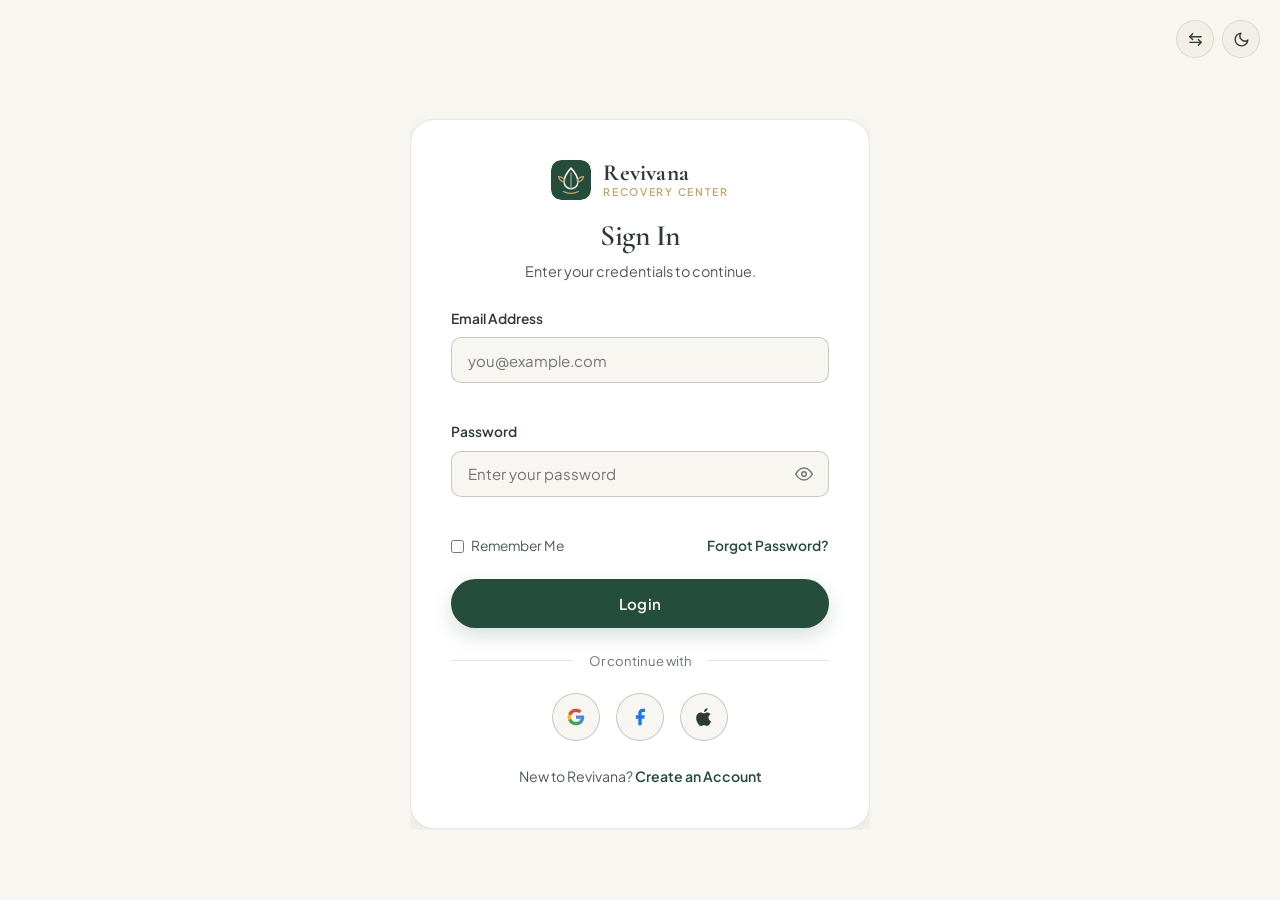
<file: login.html>
<!DOCTYPE html>
<html lang="en" dir="ltr" data-theme="light">
<head>
  <meta charset="UTF-8">
  <meta name="viewport" content="width=device-width, initial-scale=1.0">
  <title>Login | Revivana Recovery Center</title>
  <meta name="description" content="Sign in to your Revivana Recovery Center portal.">
  <link rel="icon" type="image/svg+xml" href="assets/favicon.svg">
  <link rel="preconnect" href="https://fonts.googleapis.com">
  <link rel="preconnect" href="https://fonts.gstatic.com" crossorigin>
  <link href="https://fonts.googleapis.com/css2?family=Cormorant+Garamond:ital,wght@0,500;0,600;0,700;1,500&family=Plus+Jakarta+Sans:wght@400;500;600;700&display=swap" rel="stylesheet">
  <link rel="stylesheet" href="assets/css/styles.css">
</head>
<body>
  <div class="auth-top-corner-controls">
    <button type="button" class="icon-toggle-btn" data-rtl-toggle aria-label="Toggle text direction"><svg width="17" height="17" viewBox="0 0 24 24" fill="none" stroke="currentColor" stroke-width="2" stroke-linecap="round" stroke-linejoin="round" aria-hidden="true"><path d="M8 4L4 8l4 4"/><path d="M4 8h16"/><path d="M16 20l4-4-4-4"/><path d="M20 16H4"/></svg></button>
    <button type="button" class="icon-toggle-btn" data-theme-toggle aria-label="Toggle color theme"></button>
  </div>

  <main class="auth-page">
    <div class="auth-card" data-animate="scale-in">
      <div class="auth-brand-center">
        <a href="index.html" class="auth-brand-row" aria-label="Revivana Recovery Center">
          <img src="assets/favicon.svg" alt="Revivana Recovery Center Logo" class="brand-logo-img">
          <span class="brand-text-group">
            <span class="brand-name">Revivana</span>
            <span class="brand-tagline">Recovery Center</span>
          </span>
        </a>
        <h1 style="font-size:1.85rem; margin-top:0.75rem;">Sign In</h1>
        <p style="font-size:0.9rem;">Enter your credentials to continue.</p>
      </div>

      <form id="login-form" novalidate>
        <div class="form-field">
          <label for="login-email" class="form-label">Email Address</label>
          <input id="login-email" type="email" class="form-input" placeholder="you@example.com" required>
          <span id="err-login-email" class="form-error"></span>
        </div>

        <div class="form-field">
          <label for="login-password" class="form-label">Password</label>
          <div class="password-wrap">
            <input id="login-password" type="password" class="form-input" placeholder="Enter your password" required>
            <button type="button" class="password-eye-btn" data-password-toggle="login-password" aria-label="Show password">
              <svg width="18" height="18" viewBox="0 0 24 24" fill="none" stroke="currentColor" stroke-width="2" stroke-linecap="round" stroke-linejoin="round"><path d="M1 12s4-8 11-8 11 8 11 8-4 8-11 8-11-8-11-8z"/><circle cx="12" cy="12" r="3"/></svg>
            </button>
          </div>
          <span id="err-login-password" class="form-error"></span>
        </div>

        <div style="display:flex; align-items:center; justify-content:space-between; gap:0.75rem; margin-bottom:1.35rem; font-size:0.86rem;">
          <label style="display:inline-flex; align-items:center; gap:0.45rem; cursor:pointer; color:var(--text-secondary);">
            <input type="checkbox" id="login-remember" style="accent-color:var(--accent-forest);">
            <span>Remember Me</span>
          </label>
          <a href="#forgot" data-open-forgot class="text-forest" style="font-weight:600;">Forgot Password?</a>
        </div>

        <button type="submit" class="btn btn-primary" style="width:100%;">Login</button>
        <div id="login-status" class="form-status-banner" role="status" aria-live="polite"></div>
      </form>

      <div class="auth-divider">Or continue with</div>

      <div class="social-auth-row">
        <button type="button" class="social-auth-icon google" data-social-demo="Google" data-social-target="login-status" aria-label="Continue with Google">
          <svg width="20" height="20" viewBox="0 0 24 24" fill="none"><path d="M21.8 12.2c0-.7-.1-1.4-.2-2H12v3.8h5.5c-.2 1.2-1 2.3-2 3v2.5h3.2c1.9-1.7 3.1-4.3 3.1-7.3z" fill="#4285F4"/><path d="M12 22c2.7 0 5-.9 6.7-2.5l-3.2-2.5c-.9.6-2.1 1-3.5 1-2.7 0-5-1.8-5.8-4.3H2.9v2.6C4.6 19.7 8 22 12 22z" fill="#34A853"/><path d="M6.2 13.7c-.2-.6-.3-1.1-.3-1.7s.1-1.2.3-1.7V7.7H2.9C2.3 9 2 10.5 2 12s.3 3 .9 4.3l3.3-2.6z" fill="#FBBC05"/><path d="M12 5.9c1.5 0 2.8.5 3.9 1.5l2.9-2.9C17 2.9 14.7 2 12 2 8 2 4.6 4.3 2.9 7.7l3.3 2.6C7 7.7 9.3 5.9 12 5.9z" fill="#EA4335"/></svg>
        </button>
        <button type="button" class="social-auth-icon facebook" data-social-demo="Facebook" data-social-target="login-status" aria-label="Continue with Facebook">
          <svg width="20" height="20" viewBox="0 0 24 24" fill="#1877F2"><path d="M18 2h-3a5 5 0 0 0-5 5v3H7v4h3v8h4v-8h3l1-4h-4V7a1 1 0 0 1 1-1h3z"/></svg>
        </button>
        <button type="button" class="social-auth-icon apple" data-social-demo="Apple" data-social-target="login-status" aria-label="Continue with Apple">
          <svg width="20" height="20" viewBox="0 0 24 24" fill="currentColor"><path d="M16.36 1.64c0 1.14-.47 2.22-1.24 2.99-.79.8-2.08 1.41-3.17 1.32-.14-1.1.4-2.25 1.18-3.01.81-.8 2.15-1.39 3.23-1.3zM20.5 17.1c-.49 1.1-.72 1.59-1.35 2.57-.88 1.36-2.12 3.06-3.66 3.07-1.37.01-1.72-.89-3.57-.88-1.85.01-2.24.9-3.61.89-1.54-.02-2.71-1.54-3.59-2.9-2.46-3.79-2.72-8.24-1.2-10.61 1.07-1.67 2.77-2.65 4.36-2.65 1.62 0 2.64.9 3.98.9 1.3 0 2.09-.9 3.96-.9 1.42 0 2.93.77 3.99 2.11-3.51 1.92-2.94 6.92.69 8.4z"/></svg>
        </button>
      </div>

      <p style="text-align:center; font-size:0.88rem; margin-top:1.5rem;">
        New to Revivana? <a href="signup.html" class="text-forest" style="font-weight:600;">Create an Account</a>
      </p>
    </div>
  </main>

  <!-- Forgot Password Modal -->
  <div id="forgot-modal" class="modal-backdrop" role="dialog" aria-modal="true" aria-labelledby="forgot-title">
    <div class="modal-box">
      <div style="display:flex; align-items:center; justify-content:space-between; margin-bottom:1rem;">
        <h3 id="forgot-title">Reset Password</h3>
        <button type="button" class="icon-toggle-btn" data-close-forgot aria-label="Close modal">✕</button>
      </div>
      <p style="font-size:0.9rem; margin-bottom:1rem;">Enter your account email address to preview the password reset workflow.</p>
      <form id="forgot-form" novalidate>
        <div class="form-field">
          <label for="forgot-email" class="form-label">Email Address</label>
          <input id="forgot-email" type="email" class="form-input" placeholder="you@example.com" required>
        </div>
        <button type="submit" class="btn btn-primary" style="width:100%;">Send Reset Link</button>
        <div id="forgot-status" class="form-status-banner" role="status" aria-live="polite"></div>
      </form>
    </div>
  </div>

  <script src="assets/js/main.js"></script>
</body>
</html>
</file>
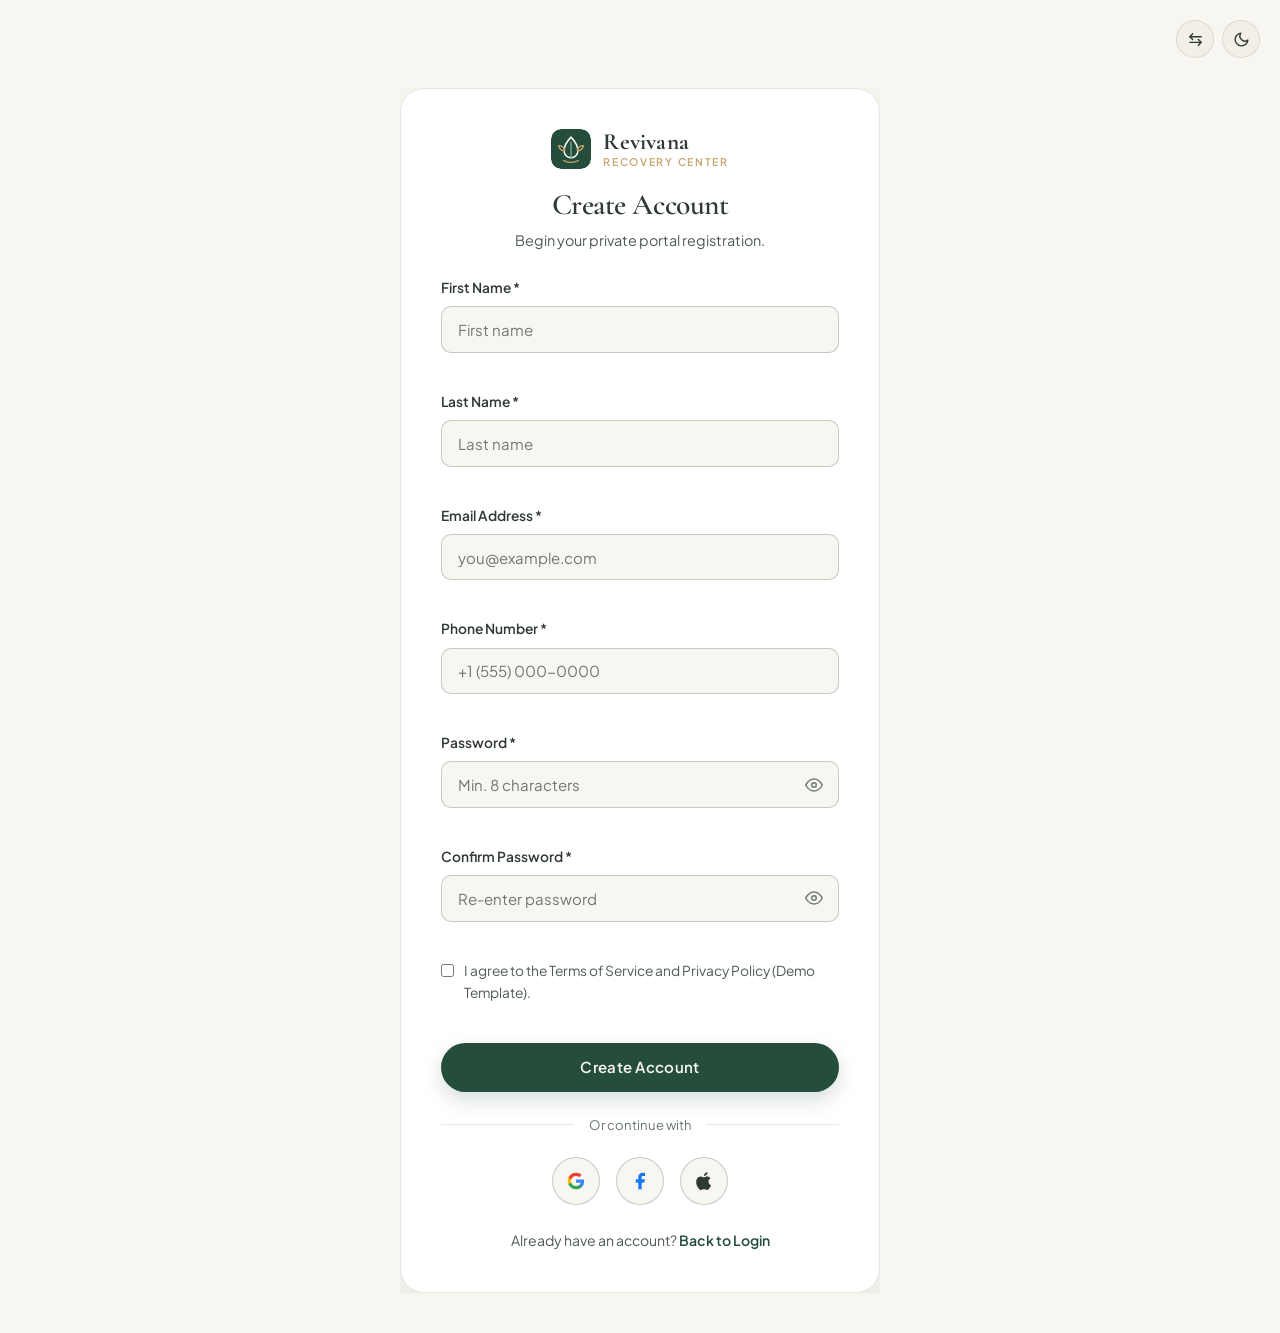
<file: signup.html>
<!DOCTYPE html>
<html lang="en" dir="ltr" data-theme="light">
<head>
  <meta charset="UTF-8">
  <meta name="viewport" content="width=device-width, initial-scale=1.0">
  <title>Create Account | Revivana Recovery Center</title>
  <meta name="description" content="Register for your private Revivana Recovery Center wellness portal.">
  <link rel="icon" type="image/svg+xml" href="assets/favicon.svg">
  <link rel="preconnect" href="https://fonts.googleapis.com">
  <link rel="preconnect" href="https://fonts.gstatic.com" crossorigin>
  <link href="https://fonts.googleapis.com/css2?family=Cormorant+Garamond:ital,wght@0,500;0,600;0,700;1,500&family=Plus+Jakarta+Sans:wght@400;500;600;700&display=swap" rel="stylesheet">
  <link rel="stylesheet" href="assets/css/styles.css">
</head>
<body>
  <div class="auth-top-corner-controls">
    <button type="button" class="icon-toggle-btn" data-rtl-toggle aria-label="Toggle text direction"><svg width="17" height="17" viewBox="0 0 24 24" fill="none" stroke="currentColor" stroke-width="2" stroke-linecap="round" stroke-linejoin="round" aria-hidden="true"><path d="M8 4L4 8l4 4"/><path d="M4 8h16"/><path d="M16 20l4-4-4-4"/><path d="M20 16H4"/></svg></button>
    <button type="button" class="icon-toggle-btn" data-theme-toggle aria-label="Toggle color theme"></button>
  </div>

  <main class="auth-page">
    <div class="auth-card auth-card-wide" data-animate="scale-in">
      <div class="auth-brand-center">
        <a href="index.html" class="auth-brand-row" aria-label="Revivana Recovery Center">
          <img src="assets/favicon.svg" alt="Revivana Recovery Center Logo" class="brand-logo-img">
          <span class="brand-text-group">
            <span class="brand-name">Revivana</span>
            <span class="brand-tagline">Recovery Center</span>
          </span>
        </a>
        <h1 style="font-size:1.85rem; margin-top:0.75rem;">Create Account</h1>
        <p style="font-size:0.9rem;">Begin your private portal registration.</p>
      </div>

      <form id="signup-form" novalidate>
        <div class="form-field">
          <label for="su-fname" class="form-label">First Name *</label>
          <input id="su-fname" type="text" class="form-input" placeholder="First name" required>
          <span id="err-su-fname" class="form-error"></span>
        </div>

        <div class="form-field">
          <label for="su-lname" class="form-label">Last Name *</label>
          <input id="su-lname" type="text" class="form-input" placeholder="Last name" required>
          <span id="err-su-lname" class="form-error"></span>
        </div>

        <div class="form-field">
          <label for="su-email" class="form-label">Email Address *</label>
          <input id="su-email" type="email" class="form-input" placeholder="you@example.com" required>
          <span id="err-su-email" class="form-error"></span>
        </div>

        <div class="form-field">
          <label for="su-phone" class="form-label">Phone Number *</label>
          <input id="su-phone" type="tel" class="form-input" placeholder="+1 (555) 000-0000" required>
          <span id="err-su-phone" class="form-error"></span>
        </div>

        <div class="form-field">
          <label for="su-password" class="form-label">Password *</label>
          <div class="password-wrap">
            <input id="su-password" type="password" class="form-input" placeholder="Min. 8 characters" required>
            <button type="button" class="password-eye-btn" data-password-toggle="su-password" aria-label="Show password">
              <svg width="18" height="18" viewBox="0 0 24 24" fill="none" stroke="currentColor" stroke-width="2" stroke-linecap="round" stroke-linejoin="round"><path d="M1 12s4-8 11-8 11 8 11 8-4 8-11 8-11-8-11-8z"/><circle cx="12" cy="12" r="3"/></svg>
            </button>
          </div>
          <span id="err-su-password" class="form-error"></span>
        </div>

        <div class="form-field">
          <label for="su-confirm" class="form-label">Confirm Password *</label>
          <div class="password-wrap">
            <input id="su-confirm" type="password" class="form-input" placeholder="Re-enter password" required>
            <button type="button" class="password-eye-btn" data-password-toggle="su-confirm" aria-label="Show confirm password">
              <svg width="18" height="18" viewBox="0 0 24 24" fill="none" stroke="currentColor" stroke-width="2" stroke-linecap="round" stroke-linejoin="round"><path d="M1 12s4-8 11-8 11 8 11 8-4 8-11 8-11-8-11-8z"/><circle cx="12" cy="12" r="3"/></svg>
            </button>
          </div>
          <span id="err-su-confirm" class="form-error"></span>
        </div>

        <div class="form-field">
          <label style="display:flex; align-items:flex-start; gap:0.6rem; font-size:0.86rem; color:var(--text-secondary); cursor:pointer;">
            <input id="su-terms" type="checkbox" style="margin-top:0.25rem; accent-color:var(--accent-forest);">
            <span>I agree to the Terms of Service and Privacy Policy (Demo Template).</span>
          </label>
          <span id="err-su-terms" class="form-error"></span>
        </div>

        <button type="submit" class="btn btn-primary" style="width:100%;">Create Account</button>
        <div id="signup-status" class="form-status-banner" role="status" aria-live="polite"></div>
      </form>

      <div class="auth-divider">Or continue with</div>

      <div class="social-auth-row">
        <button type="button" class="social-auth-icon google" data-social-demo="Google" data-social-target="signup-status" aria-label="Sign up with Google">
          <svg width="20" height="20" viewBox="0 0 24 24" fill="none"><path d="M21.8 12.2c0-.7-.1-1.4-.2-2H12v3.8h5.5c-.2 1.2-1 2.3-2 3v2.5h3.2c1.9-1.7 3.1-4.3 3.1-7.3z" fill="#4285F4"/><path d="M12 22c2.7 0 5-.9 6.7-2.5l-3.2-2.5c-.9.6-2.1 1-3.5 1-2.7 0-5-1.8-5.8-4.3H2.9v2.6C4.6 19.7 8 22 12 22z" fill="#34A853"/><path d="M6.2 13.7c-.2-.6-.3-1.1-.3-1.7s.1-1.2.3-1.7V7.7H2.9C2.3 9 2 10.5 2 12s.3 3 .9 4.3l3.3-2.6z" fill="#FBBC05"/><path d="M12 5.9c1.5 0 2.8.5 3.9 1.5l2.9-2.9C17 2.9 14.7 2 12 2 8 2 4.6 4.3 2.9 7.7l3.3 2.6C7 7.7 9.3 5.9 12 5.9z" fill="#EA4335"/></svg>
        </button>
        <button type="button" class="social-auth-icon facebook" data-social-demo="Facebook" data-social-target="signup-status" aria-label="Sign up with Facebook">
          <svg width="20" height="20" viewBox="0 0 24 24" fill="#1877F2"><path d="M18 2h-3a5 5 0 0 0-5 5v3H7v4h3v8h4v-8h3l1-4h-4V7a1 1 0 0 1 1-1h3z"/></svg>
        </button>
        <button type="button" class="social-auth-icon apple" data-social-demo="Apple" data-social-target="signup-status" aria-label="Sign up with Apple">
          <svg width="20" height="20" viewBox="0 0 24 24" fill="currentColor"><path d="M16.36 1.64c0 1.14-.47 2.22-1.24 2.99-.79.8-2.08 1.41-3.17 1.32-.14-1.1.4-2.25 1.18-3.01.81-.8 2.15-1.39 3.23-1.3zM20.5 17.1c-.49 1.1-.72 1.59-1.35 2.57-.88 1.36-2.12 3.06-3.66 3.07-1.37.01-1.72-.89-3.57-.88-1.85.01-2.24.9-3.61.89-1.54-.02-2.71-1.54-3.59-2.9-2.46-3.79-2.72-8.24-1.2-10.61 1.07-1.67 2.77-2.65 4.36-2.65 1.62 0 2.64.9 3.98.9 1.3 0 2.09-.9 3.96-.9 1.42 0 2.93.77 3.99 2.11-3.51 1.92-2.94 6.92.69 8.4z"/></svg>
        </button>
      </div>

      <p style="text-align:center; font-size:0.88rem; margin-top:1.5rem;">
        Already have an account? <a href="login.html" class="text-forest" style="font-weight:600;">Back to Login</a>
      </p>
    </div>
  </main>

  <script src="assets/js/main.js"></script>
</body>
</html>
</file>
<file: assets/css/styles.css>
/* ==========================================================================
   Revivana Recovery Center — Design System & Multi-Page Stylesheet
   ========================================================================== */

:root {
  /* Light Mode Palette */
  --bg-primary: #F8F6F0;
  --bg-secondary: #E9E2D5;
  --bg-surface: #FFFFFF;
  --bg-surface-alt: #F3EFE6;
  --bg-glass: rgba(248, 246, 240, 0.86);
  --bg-footer: #EDE7DC;
  --text-footer: #244D3C;
  --text-footer-muted: #4E5B54;
  --border-footer: rgba(48, 58, 53, 0.14);
  --footer-input-bg: #FFFFFF;
  --footer-input-border: rgba(48, 58, 53, 0.22);
  --footer-input-text: #303A35;
  --footer-input-placeholder: #6C7972;

  --text-primary: #303A35;
  --text-secondary: #4E5B54;
  --text-muted: #6C7972;

  --accent-forest: #244D3C;
  --accent-forest-hover: #1B3B2E;
  --accent-sage: #8BAA91;
  --accent-sage-soft: rgba(139, 170, 145, 0.18);
  --accent-gold: #C5A46D;
  --accent-gold-soft: rgba(197, 164, 109, 0.18);

  --btn-primary-bg: #244D3C;
  --btn-primary-text: #F8F6F0;
  --btn-primary-hover: #1A3A2D;
  --btn-secondary-bg: transparent;
  --btn-secondary-text: #244D3C;
  --btn-secondary-border: #244D3C;

  --border-subtle: rgba(48, 58, 53, 0.12);
  --border-strong: rgba(48, 58, 53, 0.24);
  --shadow-sm: 0 4px 16px rgba(36, 77, 60, 0.06);
  --shadow-md: 0 12px 32px rgba(36, 77, 60, 0.09);
  --shadow-lg: 0 24px 56px rgba(36, 77, 60, 0.14);

  /* Typography */
  --font-display: 'Cormorant Garamond', Georgia, 'Times New Roman', serif;
  --font-sans: 'Plus Jakarta Sans', -apple-system, BlinkMacSystemFont, 'Segoe UI', sans-serif;

  /* Spacing & Radii */
  --container-max: 1320px;
  --header-height: 82px;
  --radius-sm: 8px;
  --radius-md: 16px;
  --radius-lg: 24px;
  --radius-xl: 36px;
  --radius-arch: 240px 240px 24px 24px;
  --transition-fast: 0.25s cubic-bezier(0.22, 1, 0.36, 1);
  --transition-smooth: 0.55s cubic-bezier(0.22, 1, 0.36, 1);
}

[data-theme="dark"] {
  --bg-primary: #111915;
  --bg-secondary: #18231D;
  --bg-surface: #1D2A23;
  --bg-surface-alt: #23332A;
  --bg-glass: rgba(17, 25, 21, 0.88);
  --bg-footer: #0C120F;
  --text-footer: #F4F1EA;
  --text-footer-muted: #A9B8AF;
  --border-footer: rgba(244, 241, 234, 0.14);
  --footer-input-bg: rgba(255, 255, 255, 0.08);
  --footer-input-border: rgba(244, 241, 234, 0.24);
  --footer-input-text: #F8F6F0;
  --footer-input-placeholder: rgba(244, 241, 234, 0.62);

  --text-primary: #F4F1EA;
  --text-secondary: #CED8D2;
  --text-muted: #98A89F;

  --accent-forest: #8BAA91;
  --accent-forest-hover: #A3C1A9;
  --accent-sage: #8BAA91;
  --accent-sage-soft: rgba(139, 170, 145, 0.16);
  --accent-gold: #D4B47B;
  --accent-gold-soft: rgba(212, 180, 123, 0.16);

  --btn-primary-bg: #8BAA91;
  --btn-primary-text: #111915;
  --btn-primary-hover: #A3C1A9;
  --btn-secondary-bg: transparent;
  --btn-secondary-text: #F4F1EA;
  --btn-secondary-border: rgba(244, 241, 234, 0.38);

  --border-subtle: rgba(244, 241, 234, 0.12);
  --border-strong: rgba(244, 241, 234, 0.25);
  --shadow-sm: 0 4px 16px rgba(0, 0, 0, 0.28);
  --shadow-md: 0 12px 32px rgba(0, 0, 0, 0.38);
  --shadow-lg: 0 24px 56px rgba(0, 0, 0, 0.5);
}

/* ==========================================================================
   Base Reset & Accessibility
   ========================================================================== */

*, *::before, *::after {
  box-sizing: border-box;
  margin: 0;
  padding: 0;
}

html {
  scroll-behavior: smooth;
  overflow-x: clip;
  max-width: 100%;
  font-size: 16px;
}

body {
  font-family: var(--font-sans);
  background-color: var(--bg-primary);
  color: var(--text-primary);
  line-height: 1.65;
  overflow-x: clip;
  max-width: 100%;
  transition: background-color 0.35s ease, color 0.35s ease;
  -webkit-font-smoothing: antialiased;
}

img {
  display: block;
  max-width: 100%;
  height: auto;
}

a {
  color: inherit;
  text-decoration: none;
}

button, input, select, textarea {
  font-family: inherit;
  color: inherit;
}

button {
  cursor: pointer;
  background: none;
  border: none;
}

ul, ol {
  list-style: none;
}

:focus-visible {
  outline: 2px solid var(--accent-gold);
  outline-offset: 3px;
}

.sr-only {
  position: absolute;
  width: 1px;
  height: 1px;
  padding: 0;
  margin: -1px;
  overflow: hidden;
  clip: rect(0, 0, 0, 0);
  border: 0;
}

/* ==========================================================================
   Typography & Utilities
   ========================================================================== */

h1, h2, h3, h4, .font-display {
  font-family: var(--font-display);
  font-weight: 600;
  line-height: 1.15;
  letter-spacing: -0.015em;
  color: var(--text-primary);
}

h1 { font-size: clamp(2.35rem, 5vw, 4.35rem); }
h2 { font-size: clamp(1.9rem, 3.6vw, 3.1rem); }
h3 { font-size: clamp(1.35rem, 2.2vw, 1.85rem); }
h4 { font-size: clamp(1.1rem, 1.6vw, 1.35rem); }

p {
  color: var(--text-secondary);
  font-size: clamp(0.96rem, 1.05vw, 1.05rem);
}

.container {
  width: 100%;
  max-width: var(--container-max);
  margin-inline: auto;
  padding-inline: clamp(1rem, 4vw, 2.75rem);
}

.section-pad {
  padding-block: clamp(4rem, 7vw, 7rem);
}

.section-alt {
  background-color: var(--bg-secondary);
}

.section-surface {
  background-color: var(--bg-surface);
}

.eyebrow {
  display: inline-flex;
  align-items: center;
  gap: 0.55rem;
  font-size: 0.78rem;
  font-weight: 600;
  text-transform: uppercase;
  letter-spacing: 0.16em;
  color: var(--accent-forest);
  margin-bottom: 1rem;
}

.eyebrow::before {
  content: "";
  width: 24px;
  height: 1.5px;
  background-color: var(--accent-gold);
  display: inline-block;
}

.lead {
  font-size: clamp(1.02rem, 1.35vw, 1.2rem);
  line-height: 1.75;
  color: var(--text-secondary);
}

.text-gold { color: var(--accent-gold); }
.text-forest { color: var(--accent-forest); }

/* Buttons */
.btn {
  display: inline-flex;
  align-items: center;
  justify-content: center;
  gap: 0.55rem;
  padding: 0.88rem 1.75rem;
  border-radius: 999px;
  border: 1.5px solid transparent;
  font-size: 0.94rem;
  font-weight: 600;
  line-height: 1.25;
  letter-spacing: 0.02em;
  transition: transform var(--transition-fast), background-color var(--transition-fast), border-color var(--transition-fast), box-shadow var(--transition-fast), color var(--transition-fast);
  white-space: nowrap;
}

.btn:active {
  transform: translateY(1px);
}

.btn-primary {
  background-color: var(--btn-primary-bg);
  color: var(--btn-primary-text);
  box-shadow: 0 8px 20px rgba(36, 77, 60, 0.18);
}

.btn-primary:hover {
  background-color: var(--btn-primary-hover);
  transform: translateY(-2px);
  box-shadow: 0 12px 26px rgba(36, 77, 60, 0.24);
}

.btn-secondary {
  background-color: var(--btn-secondary-bg);
  color: var(--btn-secondary-text);
  border: 1.5px solid var(--btn-secondary-border);
}

.btn-secondary:hover {
  background-color: var(--accent-sage-soft);
  border-color: var(--accent-forest);
  transform: translateY(-2px);
}

.btn-gold {
  background-color: var(--accent-gold);
  color: #18231D;
}

.btn-gold:hover {
  filter: brightness(1.06);
  transform: translateY(-2px);
}

.btn-light {
  background-color: #F8F6F0;
  color: #244D3C;
}

.btn-light:hover {
  background-color: #FFFFFF;
  transform: translateY(-2px);
}

.btn-outline-light {
  border: 1.5px solid rgba(248, 246, 240, 0.65);
  color: #F8F6F0;
}

.btn-outline-light:hover {
  background-color: rgba(248, 246, 240, 0.14);
  border-color: #F8F6F0;
}

.btn-sm {
  padding: 0.6rem 1.2rem;
  font-size: 0.86rem;
}

/* ==========================================================================
   Brand Logo Component (Consistent across all 8 pages)
   ========================================================================== */

.brand-link {
  display: inline-flex;
  align-items: center;
  gap: 0.75rem;
  flex-shrink: 0;
}

.brand-logo-img {
  width: 40px;
  height: 40px;
  border-radius: 10px;
  flex-shrink: 0;
  object-fit: contain;
}

.brand-text-group {
  display: flex;
  flex-direction: column;
  line-height: 1.1;
}

.brand-name {
  font-family: var(--font-display);
  font-size: 1.45rem;
  font-weight: 700;
  color: var(--text-primary);
  letter-spacing: 0.01em;
}

.brand-tagline {
  font-size: 0.66rem;
  font-weight: 600;
  text-transform: uppercase;
  letter-spacing: 0.16em;
  color: var(--accent-gold);
}

/* ==========================================================================
   Sticky Header & Navigation
   ========================================================================== */

.site-header {
  position: sticky;
  top: 0;
  z-index: 900;
  height: var(--header-height);
  background-color: var(--bg-glass);
  backdrop-filter: blur(14px);
  -webkit-backdrop-filter: blur(14px);
  border-bottom: 1px solid var(--border-subtle);
  transition: background-color 0.3s ease, box-shadow 0.3s ease, border-color 0.3s ease;
}

.site-header.scrolled {
  background-color: var(--bg-surface);
  box-shadow: var(--shadow-sm);
}

.header-inner {
  height: 100%;
  display: flex;
  align-items: center;
  justify-content: space-between;
  gap: 1rem;
}

.desktop-nav {
  display: flex;
  align-items: center;
  gap: 0.25rem;
}

.nav-link {
  position: relative;
  padding: 0.45rem 0.68rem;
  font-size: 0.88rem;
  font-weight: 500;
  color: var(--text-secondary);
  border-radius: 8px;
  transition: color var(--transition-fast), background-color var(--transition-fast);
  white-space: nowrap;
}

.nav-link::after {
  content: "";
  position: absolute;
  left: 0.68rem;
  right: 0.68rem;
  bottom: 0.2rem;
  height: 2px;
  background-color: var(--accent-gold);
  transform: scaleX(0);
  transform-origin: center;
  transition: transform var(--transition-fast);
}

.nav-link:hover,
.nav-link.active {
  color: var(--accent-forest);
}

.nav-link:hover::after,
.nav-link.active::after {
  transform: scaleX(1);
}

.header-actions {
  display: flex;
  align-items: center;
  gap: 0.55rem;
  flex-shrink: 0;
}

.icon-toggle-btn {
  display: inline-flex;
  align-items: center;
  justify-content: center;
  height: 38px;
  min-width: 38px;
  padding-inline: 0.55rem;
  border-radius: 999px;
  border: 1px solid var(--border-subtle);
  background-color: var(--bg-surface-alt);
  color: var(--text-primary);
  font-size: 0.75rem;
  font-weight: 700;
  letter-spacing: 0.04em;
  transition: background-color var(--transition-fast), border-color var(--transition-fast), transform var(--transition-fast);
}

.icon-toggle-btn:hover {
  border-color: var(--accent-gold);
  transform: translateY(-1px);
}

.header-cta {
  padding: 0.62rem 1.35rem;
  min-width: 128px;
  font-size: 0.85rem;
}

.mobile-menu-btn {
  display: none;
  align-items: center;
  justify-content: center;
  width: 42px;
  height: 42px;
  border-radius: 10px;
  border: 1px solid var(--border-subtle);
  background-color: var(--bg-surface-alt);
  color: var(--text-primary);
}

/* Mobile Drawer */
.mobile-drawer-backdrop {
  position: fixed;
  inset: 0;
  background: rgba(17, 25, 21, 0.55);
  backdrop-filter: blur(4px);
  z-index: 990;
  opacity: 0;
  pointer-events: none;
  transition: opacity 0.3s ease;
}

.mobile-drawer-backdrop.open {
  opacity: 1;
  pointer-events: auto;
}

.mobile-drawer {
  position: fixed;
  top: 0;
  bottom: 0;
  right: 0;
  width: min(340px, 88vw);
  background-color: var(--bg-surface);
  z-index: 1000;
  padding: 1.5rem;
  display: flex;
  flex-direction: column;
  gap: 1.25rem;
  transform: translateX(100%);
  transition: transform 0.35s cubic-bezier(0.22, 1, 0.36, 1);
  box-shadow: var(--shadow-lg);
  overflow-y: auto;
}

[dir="rtl"] .mobile-drawer {
  right: auto;
  left: 0;
  transform: translateX(-100%);
}

.mobile-drawer.open {
  transform: translateX(0);
}

.mobile-drawer-header {
  display: flex;
  align-items: center;
  justify-content: space-between;
  padding-bottom: 1rem;
  border-bottom: 1px solid var(--border-subtle);
}

.mobile-nav-list {
  display: flex;
  flex-direction: column;
  gap: 0.35rem;
}

.mobile-nav-link {
  display: flex;
  align-items: center;
  justify-content: space-between;
  padding: 0.78rem 1rem;
  border-radius: 12px;
  font-weight: 500;
  color: var(--text-secondary);
  transition: background-color 0.2s ease, color 0.2s ease;
}

.mobile-nav-link.active,
.mobile-nav-link:hover {
  background-color: var(--accent-sage-soft);
  color: var(--accent-forest);
}

.mobile-drawer-controls {
  display: flex;
  gap: 0.65rem;
  padding-top: 0.75rem;
  border-top: 1px solid var(--border-subtle);
}

/* ==========================================================================
   Footer (Consistent across all 6 public pages)
   ========================================================================== */

.site-footer {
  position: relative;
  background-color: var(--bg-footer);
  color: var(--text-footer);
  border-top: 1px solid var(--border-footer);
  padding-top: clamp(3.5rem, 6vw, 5.5rem);
  padding-bottom: 2.25rem;
  transition: background-color 0.35s ease, color 0.35s ease;
}

.site-footer .brand-name {
  color: var(--text-footer);
}

.site-footer p {
  color: var(--text-footer-muted);
}

.footer-grid {
  display: grid;
  grid-template-columns: 1.4fr 1fr 1fr 1.35fr;
  gap: clamp(2rem, 4vw, 3.5rem);
  padding-bottom: 3rem;
  border-bottom: 1px solid var(--border-footer);
}

.footer-heading {
  font-family: var(--font-display);
  font-size: 1.28rem;
  font-weight: 600;
  color: var(--text-footer);
  margin-bottom: 1.15rem;
}

.footer-links {
  display: flex;
  flex-direction: column;
  gap: 0.65rem;
}

.footer-links a {
  color: var(--text-footer-muted);
  font-size: 0.93rem;
  transition: color var(--transition-fast), transform var(--transition-fast);
  display: inline-flex;
  align-items: center;
  gap: 0.4rem;
}

.footer-links a:hover {
  color: var(--accent-gold);
  transform: translateX(4px);
}

[dir="rtl"] .footer-links a:hover {
  transform: translateX(-4px);
}

.footer-social-row {
  display: flex;
  align-items: center;
  gap: 0.75rem;
  margin-top: 1.35rem;
}

.social-icon-btn {
  width: 40px;
  height: 40px;
  border-radius: 50%;
  border: 1px solid var(--border-footer);
  display: inline-flex;
  align-items: center;
  justify-content: center;
  color: var(--text-footer);
  transition: transform 0.28s cubic-bezier(0.22, 1, 0.36, 1), background-color 0.28s ease, border-color 0.28s ease, color 0.28s ease;
}

.cta-banner .social-icon-btn {
  border-color: rgba(244, 241, 234, 0.28);
  color: #F4F1EA;
}

.social-icon-btn.social-ig:hover {
  background-color: #C5A46D;
  border-color: #C5A46D;
  color: #18231D;
  transform: translateY(-4px) rotate(-6deg);
}

.social-icon-btn.social-fb:hover {
  background-color: #8BAA91;
  border-color: #8BAA91;
  color: #111915;
  transform: translateY(-4px) scale(1.08);
}

.social-icon-btn.social-li:hover {
  background-color: #F8F6F0;
  border-color: #F8F6F0;
  color: #244D3C;
  transform: translateY(-4px) rotate(6deg);
}

.social-icon-btn.social-yt:hover {
  background-color: #D49A6A;
  border-color: #D49A6A;
  color: #111915;
  transform: translateY(-4px) scale(1.08);
}

.newsletter-form {
  display: flex;
  gap: 0.5rem;
  margin-top: 1rem;
}

.newsletter-input {
  flex: 1;
  min-width: 0;
  padding: 0.75rem 1rem;
  border-radius: 999px;
  border: 1px solid var(--footer-input-border);
  background-color: var(--footer-input-bg);
  color: var(--footer-input-text);
  font-size: 0.9rem;
}

.newsletter-input::placeholder {
  color: var(--footer-input-placeholder);
}

.newsletter-feedback {
  margin-top: 0.6rem;
  font-size: 0.83rem;
  color: var(--accent-gold);
  min-height: 1.2em;
}

.footer-bottom {
  display: flex;
  flex-wrap: wrap;
  align-items: center;
  justify-content: space-between;
  gap: 1rem;
  padding-top: 1.75rem;
  padding-inline-end: 3.75rem;
  font-size: 0.86rem;
  color: var(--text-footer-muted);
}

.back-to-top-btn {
  position: absolute;
  bottom: 1.65rem;
  right: clamp(1rem, 3vw, 2.5rem);
  width: 46px;
  height: 46px;
  border-radius: 50%;
  background-color: var(--accent-gold);
  color: #18231D;
  display: inline-flex;
  align-items: center;
  justify-content: center;
  box-shadow: 0 8px 24px rgba(0, 0, 0, 0.28);
  transition: transform var(--transition-fast), background-color var(--transition-fast);
}

[dir="rtl"] .back-to-top-btn {
  right: auto;
  left: clamp(1rem, 3vw, 2.5rem);
}

.back-to-top-btn:hover {
  transform: translateY(-4px);
  background-color: #F8F6F0;
}

/* ==========================================================================
   Scroll Animations & Motion System
   ========================================================================== */

[data-animate] {
  opacity: 0;
  transition: opacity 0.75s cubic-bezier(0.22, 1, 0.36, 1), transform 0.75s cubic-bezier(0.22, 1, 0.36, 1), clip-path 0.85s cubic-bezier(0.22, 1, 0.36, 1);
}

[data-animate="fade-up"] { transform: translateY(28px); }
[data-animate="slide-left"] { transform: translateX(-36px); }
[data-animate="slide-right"] { transform: translateX(36px); }
[data-animate="scale-in"] { transform: scale(0.94); }
[data-animate="img-reveal"] { clip-path: inset(0 0 14% 0); transform: scale(1.04); }

[dir="rtl"] [data-animate="slide-left"] { transform: translateX(36px); }
[dir="rtl"] [data-animate="slide-right"] { transform: translateX(-36px); }

[data-animate].in-view {
  opacity: 1;
  transform: none;
  clip-path: inset(0 0 0 0);
}

.stagger-item {
  transition-delay: calc(var(--stagger, 0) * 90ms);
}

@keyframes floatGentle {
  0%, 100% { transform: translateY(0px); }
  50% { transform: translateY(-10px); }
}

.float-gentle {
  animation: floatGentle 6s ease-in-out infinite;
}

@media (prefers-reduced-motion: reduce) {
  html { scroll-behavior: auto; }
  [data-animate] {
    opacity: 1 !important;
    transform: none !important;
    clip-path: none !important;
    transition: none !important;
  }
  .float-gentle {
    animation: none !important;
  }
}

/* ==========================================================================
   Shared Media & Card Primitives
   ========================================================================== */

.img-cover {
  width: 100%;
  height: 100%;
  object-fit: cover;
  object-position: center;
}

.img-portrait {
  width: 100%;
  height: 100%;
  object-fit: cover;
  object-position: top center;
}

.arch-frame {
  border-radius: var(--radius-arch);
  overflow: hidden;
  box-shadow: var(--shadow-md);
}

.pill-badge {
  display: inline-flex;
  align-items: center;
  align-self: flex-start;
  width: fit-content;
  gap: 0.45rem;
  padding: 0.4rem 0.9rem;
  border-radius: 999px;
  font-size: 0.78rem;
  font-weight: 600;
  background-color: var(--accent-sage-soft);
  color: var(--accent-forest);
}

/* ==========================================================================
   HOME 1 — 7 Unique Sections
   ========================================================================== */

/* H1 Sec 1: Split-screen Hero with subtle floating organic blobs */
.h1-hero {
  position: relative;
  padding-block: clamp(3rem, 6vw, 5.5rem);
  overflow: hidden;
}

.h1-hero-orb {
  position: absolute;
  border-radius: 50%;
  filter: blur(60px);
  opacity: 0.35;
  pointer-events: none;
  z-index: 0;
}

.h1-hero-orb-1 {
  width: 380px;
  height: 380px;
  background: var(--accent-sage);
  top: -120px;
  left: -90px;
}

.h1-hero-orb-2 {
  width: 300px;
  height: 300px;
  background: var(--accent-gold);
  bottom: -80px;
  right: 8%;
}

.h1-hero-grid {
  position: relative;
  z-index: 1;
  display: grid;
  grid-template-columns: 1.05fr 0.95fr;
  gap: clamp(2rem, 5vw, 4.5rem);
  align-items: center;
}

.h1-hero-grid > div:first-child {
  text-align: center;
}

.h1-hero-grid > div:first-child .lead {
  margin-inline: auto;
}

.cta-group,
.h1-hero-cta {
  display: flex;
  flex-wrap: wrap;
  justify-content: center;
  align-items: stretch;
  gap: 1rem;
  margin-top: 2rem;
}

.cta-group .btn,
.h1-hero-cta .btn {
  flex: 1 1 235px;
  max-width: 270px;
  min-height: 48px;
  text-align: center;
}

.cta-banner .cta-group {
  margin-top: 0;
}

.h1-hero-trust {
  display: flex;
  flex-wrap: wrap;
  justify-content: center;
  gap: 1.75rem;
  margin-top: 2.5rem;
  padding-top: 1.75rem;
  border-top: 1px solid var(--border-subtle);
}

.h1-hero-trust-item strong {
  display: block;
  font-family: var(--font-display);
  font-size: 1.55rem;
  color: var(--accent-forest);
}

.h1-hero-trust-item span {
  font-size: 0.84rem;
  color: var(--text-muted);
}

.h1-hero-media {
  position: relative;
}

.h1-hero-main-img {
  aspect-ratio: 1 / 1;
  border-radius: 0;
  overflow: visible;
  box-shadow: none;
}

.h1-hero-main-img img {
  width: 100%;
  height: 100%;
  object-fit: contain;
}

.h1-hero-float-card {
  position: static;
  margin: 1.25rem auto 0;
  background-color: var(--bg-surface);
  border: 1px solid var(--border-subtle);
  padding: 1rem 1.25rem;
  border-radius: var(--radius-md);
  box-shadow: var(--shadow-md);
  display: flex;
  align-items: center;
  gap: 0.9rem;
  width: fit-content;
  max-width: 100%;
}

[dir="rtl"] .h1-hero-float-card {
  left: auto;
  right: auto;
}

/* H1 Sec 2: Editorial Welcome */
.h1-editorial-grid {
  display: grid;
  grid-template-columns: 1.1fr 0.9fr;
  gap: clamp(2rem, 5vw, 4.5rem);
  align-items: center;
}

.h1-editorial-img-wrap {
  position: relative;
  border-radius: var(--radius-lg);
  overflow: hidden;
  aspect-ratio: 16 / 11;
  box-shadow: var(--shadow-md);
}

.h1-editorial-pillars {
  display: grid;
  gap: 1.15rem;
  margin-top: 1.75rem;
}

.h1-pillar-row {
  display: flex;
  gap: 1rem;
  align-items: flex-start;
  padding: 1rem 1.15rem;
  border-radius: var(--radius-md);
  background-color: var(--bg-surface);
  border: 1px solid var(--border-subtle);
}

/* H1 Sec 3: Uniform Aligned Recovery Programs Grid */
.h1-programs-bento {
  display: grid;
  grid-template-columns: repeat(3, 1fr);
  gap: 1.5rem;
  margin-top: 2.75rem;
  align-items: stretch;
}

.h1-prog-card {
  position: relative;
  border-radius: var(--radius-lg);
  overflow: hidden;
  background-color: var(--bg-surface);
  border: 1px solid var(--border-subtle);
  box-shadow: var(--shadow-sm);
  display: flex;
  flex-direction: column;
  height: 100%;
  transition: transform var(--transition-fast), box-shadow var(--transition-fast);
}

.h1-prog-card:hover {
  transform: translateY(-6px);
  box-shadow: var(--shadow-lg);
}

.h1-prog-card:hover .h1-prog-thumb img {
  transform: scale(1.06);
}

.h1-prog-thumb {
  height: 230px;
  width: 100%;
  flex-shrink: 0;
  overflow: hidden;
}

.h1-prog-thumb img {
  transition: transform 0.65s cubic-bezier(0.22, 1, 0.36, 1);
}

.h1-prog-body {
  padding: 1.5rem;
  display: flex;
  flex-direction: column;
  gap: 0.55rem;
  flex: 1;
}

.span-7 { grid-column: span 7; }
.span-5 { grid-column: span 5; }
.span-4 { grid-column: span 4; }
.span-6 { grid-column: span 6; }

/* H1 Sec 4: Interactive Recovery Journey Timeline */
.timeline-layout {
  display: grid;
  grid-template-columns: 0.95fr 1.05fr;
  gap: clamp(2rem, 5vw, 4rem);
  align-items: start;
  margin-top: 2.5rem;
}

.timeline-steps {
  display: flex;
  flex-direction: column;
  gap: 0.85rem;
  position: relative;
  min-width: 0;
}

.timeline-step-btn {
  width: 100%;
  text-align: start;
  padding: 1.2rem 1.35rem;
  border-radius: var(--radius-md);
  border: 1px solid var(--border-subtle);
  background-color: var(--bg-surface);
  display: flex;
  align-items: flex-start;
  gap: 1rem;
  transition: border-color var(--transition-fast), background-color var(--transition-fast);
}

.timeline-step-btn.active {
  border-color: var(--accent-forest);
  background-color: var(--accent-sage-soft);
}

.timeline-num {
  width: 34px;
  height: 34px;
  border-radius: 50%;
  background-color: var(--accent-forest);
  color: var(--btn-primary-text);
  display: inline-flex;
  align-items: center;
  justify-content: center;
  font-weight: 700;
  font-size: 0.85rem;
  flex-shrink: 0;
}

.timeline-display-card {
  background-color: var(--bg-surface);
  border: 1px solid var(--border-subtle);
  border-radius: var(--radius-lg);
  overflow: hidden;
  box-shadow: var(--shadow-md);
  position: sticky;
  top: calc(var(--header-height) + 1.5rem);
}

.timeline-display-img {
  aspect-ratio: 16 / 10;
  overflow: hidden;
}

.timeline-display-body {
  padding: 1.75rem;
}

/* H1 Sec 5: Why Choose Us — Split Overlapping Composition */
.why-layout {
  display: grid;
  grid-template-columns: 0.9fr 1.1fr;
  gap: clamp(2rem, 5vw, 4.5rem);
  align-items: center;
}

.why-visual-stack {
  position: relative;
}

.why-img-primary {
  width: 100%;
  aspect-ratio: 4 / 5;
  border-radius: var(--radius-lg);
  overflow: hidden;
  box-shadow: var(--shadow-lg);
}

.why-img-secondary {
  position: absolute;
  bottom: 1rem;
  left: 1rem;
  width: 46%;
  aspect-ratio: 4 / 3;
  border-radius: var(--radius-md);
  overflow: hidden;
  border: 6px solid var(--bg-primary);
  box-shadow: var(--shadow-md);
}

[dir="rtl"] .why-img-secondary {
  left: auto;
  right: 1rem;
}

.why-list {
  display: grid;
  grid-template-columns: 1fr 1fr;
  gap: 1.25rem;
  margin-top: 2rem;
}

.why-item {
  padding-top: 1rem;
  border-top: 1.5px solid var(--border-strong);
}

/* H1 Sec 6: Life at Our Center Editorial Gallery (Uniform Aligned Cards) */
.editorial-gallery {
  display: grid;
  grid-template-columns: repeat(2, 1fr);
  gap: 1.5rem;
  margin-top: 2.5rem;
  align-items: stretch;
}

.gallery-tile {
  position: relative;
  border-radius: var(--radius-md);
  overflow: hidden;
  height: 320px;
  width: 100%;
  grid-column: span 1 !important;
}

.gallery-tile.tall {
  aspect-ratio: 3 / 4;
}

.gallery-tile img {
  transition: transform 0.7s cubic-bezier(0.22, 1, 0.36, 1);
}

.gallery-tile:hover img {
  transform: scale(1.06);
}

.gallery-caption {
  position: absolute;
  inset-inline: 0;
  bottom: 0;
  padding: 1.15rem;
  background: linear-gradient(to top, rgba(17, 25, 21, 0.82), transparent);
  color: #F8F6F0;
  font-size: 0.9rem;
  font-weight: 500;
}

/* H1 Sec 7: Illustrative Stories & Final CTA */
.stories-grid {
  display: grid;
  grid-template-columns: repeat(3, 1fr);
  gap: 1.5rem;
  margin-top: 2.5rem;
  align-items: stretch;
}

.story-card {
  background-color: var(--bg-surface);
  border: 1px solid var(--border-subtle);
  border-radius: var(--radius-lg);
  padding: 1.75rem;
  display: flex;
  flex-direction: column;
  justify-content: space-between;
  gap: 1.25rem;
  height: 100%;
  box-shadow: var(--shadow-sm);
}

.story-quote {
  font-family: var(--font-display);
  font-size: 1.25rem;
  line-height: 1.5;
  font-style: italic;
  color: var(--text-primary);
}

.story-author {
  display: flex;
  align-items: center;
  gap: 0.85rem;
}

.story-avatar {
  width: 48px;
  height: 48px;
  border-radius: 50%;
  overflow: hidden;
  flex-shrink: 0;
}

.cta-banner {
  margin-top: 3.5rem;
  border-radius: var(--radius-xl);
  background: linear-gradient(135deg, #244D3C 0%, #19362A 100%);
  color: #F8F6F0;
  padding: clamp(2.25rem, 5vw, 4rem);
  display: flex;
  flex-wrap: wrap;
  align-items: center;
  justify-content: space-between;
  gap: 2rem;
}

.cta-banner h2, .cta-banner p {
  color: #F8F6F0;
}

.cta-banner p {
  opacity: 0.88;
}

.cta-banner-media {
  width: min(360px, 100%);
  aspect-ratio: 4 / 3;
  border-radius: var(--radius-lg);
  overflow: hidden;
  flex-shrink: 0;
}

/* ==========================================================================
   HOME 2 — Completely Distinct 7-Section Layout
   ========================================================================== */

/* H2 Sec 1: Full-Width Layered Hero */
.h2-hero {
  position: relative;
  min-height: min(86vh, 760px);
  display: flex;
  align-items: center;
  overflow: hidden;
  color: #F8F6F0;
}

.h2-hero-bg {
  position: absolute;
  inset: 0;
  z-index: 0;
}

.h2-hero-bg::after {
  content: "";
  position: absolute;
  inset: 0;
  background: linear-gradient(105deg, rgba(17, 25, 21, 0.82) 0%, rgba(24, 52, 40, 0.58) 55%, rgba(17, 25, 21, 0.35) 100%);
}

.h2-hero-content {
  position: relative;
  z-index: 1;
  max-width: 720px;
  margin-inline: auto;
  text-align: center;
  padding-block: 4rem;
}

.h2-hero-content .lead {
  margin-inline: auto;
}

.h2-hero-content h1,
.h2-hero-content p {
  color: #F8F6F0;
}

.h2-hero-content .eyebrow {
  color: #D4B47B;
}

/* H2 Sec 2: Understanding Addiction Infographic */
.infographic-grid {
  display: grid;
  grid-template-columns: 1fr 1.15fr;
  gap: clamp(2rem, 5vw, 4rem);
  align-items: center;
}

.infographic-cards {
  display: grid;
  grid-template-columns: 1fr 1fr;
  gap: 1.15rem;
}

.info-stat-box {
  background-color: var(--bg-surface);
  border: 1px solid var(--border-subtle);
  border-radius: var(--radius-md);
  padding: 1.5rem;
  border-top: 3px solid var(--accent-gold);
}

/* H2 Sec 3: 3-Column Personalized Approach */
.pillars-3col {
  display: grid;
  grid-template-columns: repeat(3, 1fr);
  gap: 1.75rem;
  margin-top: 2.5rem;
  align-items: stretch;
}

.pillar-arch-card {
  background-color: var(--bg-surface);
  border: 1px solid var(--border-subtle);
  border-radius: var(--radius-lg);
  overflow: hidden;
  display: flex;
  flex-direction: column;
  height: 100%;
  transition: transform var(--transition-fast);
}

.pillar-arch-card:hover {
  transform: translateY(-6px);
}

.pillar-arch-img {
  height: 230px;
  width: 100%;
  flex-shrink: 0;
  overflow: hidden;
}

/* H2 Sec 4: Interactive Treatment Showcase */
.treatment-tabs-wrap {
  display: grid;
  grid-template-columns: 0.85fr 1.15fr;
  gap: 2rem;
  margin-top: 2.5rem;
  align-items: stretch;
}

.treatment-tab-list {
  display: flex;
  flex-direction: column;
  gap: 0.75rem;
}

.treatment-tab-btn {
  text-align: start;
  padding: 1.15rem 1.35rem;
  border-radius: var(--radius-md);
  border: 1px solid var(--border-subtle);
  background-color: var(--bg-surface);
  font-weight: 600;
  font-size: 1.02rem;
  display: flex;
  align-items: center;
  justify-content: space-between;
  transition: all var(--transition-fast);
}

.treatment-tab-btn.active {
  background-color: var(--accent-forest);
  color: var(--btn-primary-text);
  border-color: var(--accent-forest);
}

.treatment-panel {
  background-color: var(--bg-surface);
  border: 1px solid var(--border-subtle);
  border-radius: var(--radius-lg);
  overflow: hidden;
  display: grid;
  grid-template-columns: 1fr 1fr;
  box-shadow: var(--shadow-md);
}

.treatment-panel-body {
  padding: 2rem;
  display: flex;
  flex-direction: column;
  justify-content: center;
  gap: 1rem;
}

/* H2 Sec 5: Wellness Activities Immersive Strip */
.activities-mosaic {
  display: grid;
  grid-template-columns: repeat(5, 1fr);
  gap: 1rem;
  margin-top: 2.5rem;
}

.activity-tile {
  position: relative;
  aspect-ratio: 3 / 4;
  border-radius: var(--radius-md);
  overflow: hidden;
}

.activity-tile img {
  transition: transform 0.6s ease;
}

.activity-tile:hover img {
  transform: scale(1.07);
}

/* H2 Sec 6: Care Team */
.team-grid {
  display: grid;
  grid-template-columns: repeat(4, 1fr);
  gap: 1.5rem;
  margin-top: 2.5rem;
  align-items: stretch;
}

.team-card {
  background-color: var(--bg-surface);
  border: 1px solid var(--border-subtle);
  border-radius: var(--radius-lg);
  overflow: hidden;
  display: flex;
  flex-direction: column;
  height: 100%;
}

.team-photo {
  aspect-ratio: 1 / 1;
  width: 100%;
  flex-shrink: 0;
  overflow: hidden;
}

.team-info {
  padding: 1.35rem;
}

/* ==========================================================================
   Subpages (About, Programs, Facilities, Contact)
   ========================================================================== */

.page-hero-split {
  display: grid;
  grid-template-columns: 1fr 1fr;
  gap: clamp(2rem, 5vw, 4rem);
  align-items: center;
}

.page-hero-split > div:first-child {
  text-align: center;
}

.page-hero-split > div:first-child p {
  margin-inline: auto;
}

.page-hero-banner {
  position: relative;
  min-height: 440px;
  display: flex;
  align-items: center;
  overflow: hidden;
  color: #F8F6F0;
}

.page-hero-banner::after {
  content: "";
  position: absolute;
  inset: 0;
  background: linear-gradient(to right, rgba(17, 25, 21, 0.84), rgba(24, 52, 40, 0.55));
}

.page-hero-banner-inner {
  position: relative;
  z-index: 1;
  max-width: 680px;
  margin-inline: auto;
  text-align: center;
  padding-block: 4rem;
}

.page-hero-banner-inner p {
  margin-inline: auto;
}

.page-hero-banner h1, .page-hero-banner p {
  color: #F8F6F0;
}

.values-grid-6 {
  display: grid;
  grid-template-columns: repeat(3, 1fr);
  gap: 1.5rem;
  margin-top: 2.5rem;
  align-items: stretch;
}

.value-card {
  background-color: var(--bg-surface);
  border: 1px solid var(--border-subtle);
  border-radius: var(--radius-md);
  padding: 1.75rem;
  height: 100%;
}

.programs-2col {
  display: grid;
  grid-template-columns: repeat(2, 1fr);
  grid-auto-rows: 1fr;
  gap: 1.75rem;
  margin-top: 2.25rem;
  align-items: stretch;
}

.program-detail-card {
  background-color: var(--bg-surface);
  border: 1px solid var(--border-subtle);
  border-radius: var(--radius-lg);
  overflow: hidden;
  display: flex;
  flex-direction: column;
  height: 100%;
}

.program-detail-card > img {
  width: 100%;
  aspect-ratio: 16 / 9;
  height: auto;
  object-fit: cover;
  object-position: center top;
  flex-shrink: 0;
}

.program-detail-card > div {
  flex: 1;
  display: flex;
  flex-direction: column;
  justify-content: flex-start;
}

.facilities-3col {
  display: grid;
  grid-template-columns: repeat(3, 1fr);
  gap: 1.5rem;
  margin-top: 2.25rem;
  align-items: stretch;
}

.facility-card {
  background-color: var(--bg-surface);
  border: 1px solid var(--border-subtle);
  border-radius: var(--radius-lg);
  overflow: hidden;
  display: flex;
  flex-direction: column;
  height: 100%;
}

.facility-img {
  height: 230px;
  width: 100%;
  flex-shrink: 0;
  overflow: hidden;
}

/* Contact Page */
.contact-info-grid {
  display: grid;
  grid-template-columns: 1fr 1.15fr;
  gap: 2.25rem;
  align-items: stretch;
}

.contact-cards-stack {
  display: grid;
  grid-template-columns: 1fr 1fr;
  gap: 1rem;
}

.contact-mini-card {
  background-color: var(--bg-surface);
  border: 1px solid var(--border-subtle);
  border-radius: var(--radius-md);
  padding: 1.35rem;
}

.map-embed-wrap {
  border-radius: var(--radius-lg);
  overflow: hidden;
  border: 1px solid var(--border-subtle);
  min-height: 320px;
  background-color: var(--bg-surface-alt);
}

.enquiry-layout {
  display: grid;
  grid-template-columns: 0.85fr 1.15fr;
  gap: 2.5rem;
  align-items: start;
}

.form-card {
  background-color: var(--bg-surface);
  border: 1px solid var(--border-subtle);
  border-radius: var(--radius-lg);
  padding: clamp(1.5rem, 3.5vw, 2.5rem);
  box-shadow: var(--shadow-md);
}

.form-grid-2 {
  display: grid;
  grid-template-columns: 1fr 1fr;
  gap: 1.15rem;
}

.form-field {
  display: flex;
  flex-direction: column;
  gap: 0.4rem;
  margin-bottom: 1.1rem;
}

.form-label {
  font-size: 0.86rem;
  font-weight: 600;
  color: var(--text-primary);
}

.form-input, .form-select, .form-textarea {
  width: 100%;
  padding: 0.8rem 1rem;
  border-radius: 10px;
  border: 1px solid var(--border-strong);
  background-color: var(--bg-primary);
  color: var(--text-primary);
  font-size: 0.94rem;
  transition: border-color var(--transition-fast), box-shadow var(--transition-fast);
}

.form-input:focus, .form-select:focus, .form-textarea:focus {
  outline: none;
  border-color: var(--accent-forest);
  box-shadow: 0 0 0 3px var(--accent-sage-soft);
}

.form-error {
  font-size: 0.8rem;
  color: #C44536;
  min-height: 1.1em;
}

[data-theme="dark"] .form-error {
  color: #F28B82;
}

.form-status-banner {
  padding: 1rem 1.2rem;
  border-radius: 12px;
  font-size: 0.9rem;
  margin-top: 1rem;
  display: none;
}

.form-status-banner.success {
  display: block;
  background-color: var(--accent-sage-soft);
  border: 1px solid var(--accent-forest);
  color: var(--text-primary);
}

.form-status-banner.error {
  display: block;
  background-color: rgba(196, 69, 54, 0.12);
  border: 1px solid #C44536;
  color: var(--text-primary);
}

/* FAQ Accordion */
.faq-list {
  max-width: 860px;
  margin-inline: auto;
  margin-top: 2.25rem;
  display: flex;
  flex-direction: column;
  gap: 0.85rem;
}

.faq-item {
  background-color: var(--bg-surface);
  border: 1px solid var(--border-subtle);
  border-radius: var(--radius-md);
  overflow: hidden;
}

.faq-trigger {
  width: 100%;
  padding: 1.25rem 1.5rem;
  display: flex;
  align-items: center;
  justify-content: space-between;
  gap: 1rem;
  text-align: start;
  font-weight: 600;
  font-size: 1.02rem;
  color: var(--text-primary);
}

.faq-icon {
  display: inline-flex;
  align-items: center;
  justify-content: center;
  transition: transform 0.3s ease;
  flex-shrink: 0;
}

.faq-item.open .faq-icon {
  transform: rotate(180deg);
}

.faq-panel {
  max-height: 0;
  overflow: hidden;
  transition: max-height 0.35s ease;
}

.faq-panel-inner {
  padding: 0 1.5rem 1.35rem;
  color: var(--text-secondary);
}

/* ==========================================================================
   LOGIN & SIGNUP PAGES (Minimal Centered Card, No Public Header/Footer)
   ========================================================================== */

.auth-page {
  min-height: 100vh;
  display: flex;
  flex-direction: column;
  align-items: center;
  justify-content: center;
  padding: clamp(4.5rem, 8vw, 5.5rem) clamp(1rem, 4vw, 2rem) 2.5rem;
  background-color: var(--bg-primary);
  position: relative;
}

.auth-top-corner-controls {
  position: fixed;
  top: 1.25rem;
  right: 1.25rem;
  z-index: 50;
  display: flex;
  align-items: center;
  gap: 0.5rem;
}

.auth-card {
  width: 100%;
  max-width: 460px;
  background-color: var(--bg-surface);
  border: 1px solid var(--border-subtle);
  border-radius: var(--radius-lg);
  padding: clamp(1.75rem, 4vw, 2.5rem);
  box-shadow: var(--shadow-md);
}

.auth-card-wide {
  max-width: 480px;
}

.auth-card a.text-forest {
  display: inline-block;
  text-decoration: underline;
  text-decoration-color: transparent;
  text-underline-offset: 3px;
  transition: color var(--transition-fast), text-decoration-color var(--transition-fast);
}

.auth-card a.text-forest:hover,
.auth-card a.text-forest:focus-visible {
  color: var(--accent-forest-hover);
  text-decoration-color: currentColor;
}

.auth-brand-center {
  display: flex;
  flex-direction: column;
  align-items: center;
  text-align: center;
  gap: 0.45rem;
  margin-bottom: 1.5rem;
}

.auth-brand-row {
  display: inline-flex;
  align-items: center;
  justify-content: center;
  gap: 0.75rem;
}

.auth-brand-row .brand-text-group {
  text-align: start;
}

.password-wrap {
  position: relative;
  display: flex;
  align-items: center;
}

.password-wrap .form-input {
  padding-inline-end: 2.75rem;
}

.password-eye-btn {
  position: absolute;
  inset-inline-end: 0.75rem;
  color: var(--text-muted);
  display: inline-flex;
  align-items: center;
  justify-content: center;
  padding: 0.25rem;
}

.auth-divider {
  display: flex;
  align-items: center;
  gap: 0.9rem;
  margin-block: 1.35rem;
  font-size: 0.82rem;
  color: var(--text-muted);
}

.auth-divider::before,
.auth-divider::after {
  content: "";
  flex: 1;
  height: 1px;
  background-color: var(--border-subtle);
}

.social-auth-row {
  display: flex;
  align-items: center;
  justify-content: center;
  gap: 1rem;
}

.social-auth-icon {
  width: 48px;
  height: 48px;
  border-radius: 50%;
  border: 1px solid var(--border-strong);
  background-color: var(--bg-primary);
  display: inline-flex;
  align-items: center;
  justify-content: center;
  transition: transform 0.28s cubic-bezier(0.22, 1, 0.36, 1), border-color 0.25s ease, box-shadow 0.25s ease, background-color 0.25s ease;
}

.social-auth-icon.google:hover {
  transform: translateY(-4px) scale(1.07);
  border-color: #C5A46D;
  box-shadow: 0 8px 18px rgba(197, 164, 109, 0.22);
}

.social-auth-icon.facebook:hover {
  transform: translateY(-4px) rotate(-6deg);
  border-color: #1877F2;
  box-shadow: 0 8px 18px rgba(24, 119, 242, 0.2);
}

.social-auth-icon.apple:hover {
  transform: translateY(-4px) rotate(6deg);
  border-color: var(--text-primary);
  box-shadow: 0 8px 18px rgba(48, 58, 53, 0.2);
}

/* Modal for Forgot Password */
.modal-backdrop {
  position: fixed;
  inset: 0;
  background: rgba(17, 25, 21, 0.6);
  backdrop-filter: blur(4px);
  z-index: 1100;
  display: none;
  align-items: center;
  justify-content: center;
  padding: 1rem;
}

.modal-backdrop.open {
  display: flex;
}

.modal-box {
  width: 100%;
  max-width: 420px;
  background-color: var(--bg-surface);
  border: 1px solid var(--border-subtle);
  border-radius: var(--radius-lg);
  padding: 2rem;
  box-shadow: var(--shadow-lg);
}

/* ==========================================================================
   Responsive Breakpoints (1024px, 768px, 480px, 320px)
   ========================================================================== */

@media (max-width: 1120px) {
  .desktop-nav,
  .header-cta,
  .header-actions .icon-toggle-btn {
    display: none;
  }
  .mobile-menu-btn {
    display: inline-flex;
  }
  .footer-grid {
    grid-template-columns: 1fr 1fr;
  }
  .activities-mosaic {
    grid-template-columns: repeat(3, 1fr);
  }
  .team-grid {
    grid-template-columns: repeat(2, 1fr);
  }
}

@media (max-width: 960px) {
  .h1-hero-grid,
  .h1-editorial-grid,
  .timeline-layout,
  .why-layout,
  .infographic-grid,
  .treatment-tabs-wrap,
  .page-hero-split,
  .contact-info-grid,
  .enquiry-layout,
  .auth-page,
  .auth-page-signup {
    grid-template-columns: 1fr;
  }
  .auth-visual-pane {
    min-height: 260px;
  }
  .h1-hero-float-card {
    position: static;
    margin-top: 1rem;
    max-width: 100%;
  }
  .treatment-panel {
    grid-template-columns: 1fr;
  }
  .program-detail-card {
    grid-template-columns: 1fr;
  }
  .pillars-3col,
  .stories-grid,
  .values-grid-6,
  .facilities-3col,
  .h1-programs-bento {
    grid-template-columns: 1fr 1fr;
  }
  .span-7, .span-5, .span-4, .span-6 {
    grid-column: span 6;
  }
  .cta-banner {
    flex-direction: column;
    align-items: flex-start;
  }
  .cta-banner > div {
    max-width: 100% !important;
    width: 100%;
  }
  .cta-banner-media {
    width: 100%;
    aspect-ratio: 16 / 9;
  }
  .cta-banner .cta-group {
    width: 100%;
    justify-content: flex-start;
  }
}

@media (min-width: 681px) and (max-width: 960px) {
  .cta-banner .cta-group .btn {
    flex: 1 1 0;
    max-width: 270px;
  }
  .pillars-3col,
  .stories-grid,
  .facilities-3col {
    grid-template-columns: repeat(4, 1fr);
  }
  .pillars-3col > :nth-child(1),
  .stories-grid > :nth-child(1),
  .facilities-3col > :nth-child(1) {
    grid-column: 1 / 3;
  }
  .pillars-3col > :nth-child(2),
  .stories-grid > :nth-child(2),
  .facilities-3col > :nth-child(2) {
    grid-column: 3 / 5;
  }
  .pillars-3col > :nth-child(3):last-child,
  .stories-grid > :nth-child(3):last-child,
  .facilities-3col > :nth-child(3):last-child {
    grid-column: 2 / 4;
  }
}

@media (max-width: 680px) {
  .cta-group .btn,
  .h1-hero-cta .btn {
    flex: 1 1 100%;
    max-width: 320px;
  }
  .mobile-drawer > .btn {
    width: 100%;
  }
  .pillars-3col,
  .stories-grid,
  .values-grid-6,
  .programs-2col,
  .facilities-3col,
  .h1-programs-bento,
  .editorial-gallery,
  .why-list,
  .infographic-cards,
  .contact-cards-stack,
  .form-grid-2,
  .activities-mosaic,
  .team-grid,
  .footer-grid {
    grid-template-columns: 1fr;
  }
  .span-7, .span-5, .span-4, .span-6 {
    grid-column: span 12;
  }
  .newsletter-form {
    flex-direction: column;
  }
  .footer-bottom {
    padding-inline-end: 0;
    padding-bottom: 3rem;
  }
}
</file>
